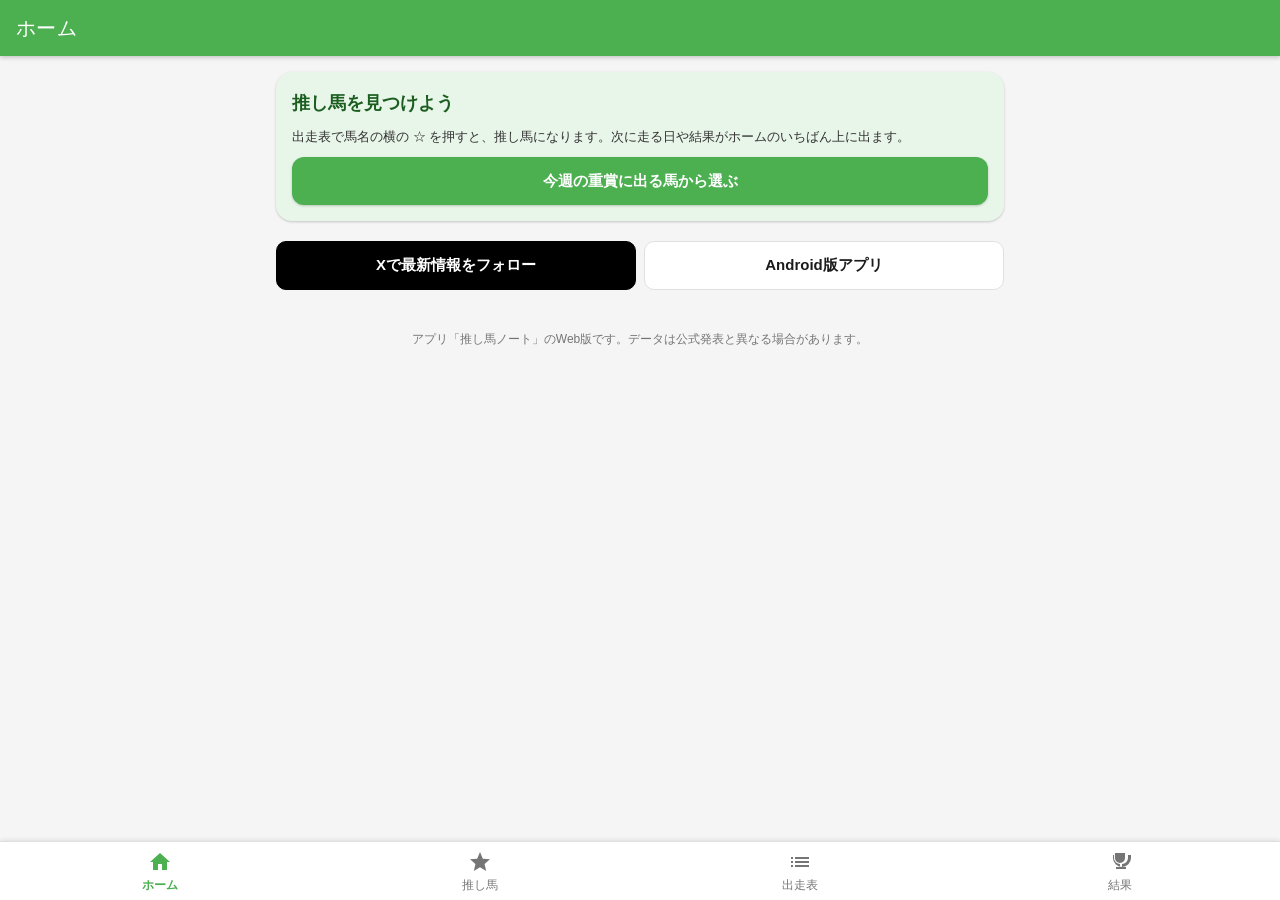
<file: docs/index.html>
<!doctype html>
<html lang="ja">
<head>
<meta charset="utf-8">
<meta http-equiv="Content-Security-Policy" content="default-src 'self'; script-src 'self'; style-src 'self'; img-src 'self'; connect-src https://zpsuopyqfozguriwgtzy.supabase.co; base-uri 'none'; form-action 'none'; object-src 'none'">
<meta name="referrer" content="strict-origin-when-cross-origin">
<meta name="viewport" content="width=device-width, initial-scale=1, viewport-fit=cover">
<title>競馬 今週の出馬表・レース結果 | 推し馬ノート</title>
<meta name="description" content="今週の重賞と全レースの出馬表、オッズ、レース結果と払い戻しをスマホでサッと確認。">
<meta name="theme-color" content="#4CAF50">
<meta property="og:type" content="website">
<meta property="og:title" content="競馬 今週の出馬表・レース結果 | 推し馬ノート">
<meta property="og:description" content="今週の重賞と全レースの出馬表、オッズ、レース結果と払い戻しをスマホでサッと確認。">
<meta property="og:image" content="https://tktktakatsuka.github.io/kakoRaceKekkaSp/assets/og.png">
<meta name="twitter:card" content="summary_large_image">
<meta name="twitter:site" content="@tk241277687">
<meta name="apple-mobile-web-app-capable" content="yes">
<meta name="apple-mobile-web-app-title" content="推し馬ノート">
<link rel="apple-touch-icon" href="assets/icon-180.png?v=14">
<link rel="icon" href="assets/favicon.png?v=14">
<link rel="manifest" href="manifest.webmanifest">
<link rel="preconnect" href="https://zpsuopyqfozguriwgtzy.supabase.co" crossorigin>
<link rel="stylesheet" href="assets/style.css?v=14">
<script src="assets/theme.js?v=14"></script>
</head>
<body>
<header class="top">
  <span class="ttl">ホーム</span>
</header>
<main id="app" data-page="home"><p class="notice">読み込み中…</p></main>
<nav class="tabbar" aria-label="メニュー">
  <a href="./" class="on" aria-current="page"><svg class="ic" viewBox="0 0 24 24" aria-hidden="true"><path d="M10,20v-6h4v6h5v-8h3L12,3 2,12h3v8z"/></svg>ホーム</a>
  <a href="fav.html"><svg class="ic" viewBox="0 0 24 24" aria-hidden="true"><path d="M12,17.27L18.18,21l-1.64,-7.03L22,9.24l-7.19,-0.61L12,2 9.19,8.63 2,9.24l5.46,4.73L5.82,21z"/></svg>推し馬</a>
  <a href="entries.html"><svg class="ic" viewBox="0 0 24 24" aria-hidden="true"><path d="M3,13h2v-2H3v2zM3,17h2v-2H3v2zM3,9h2V7H3v2zM7,13h14v-2H7v2zM7,17h14v-2H7v2zM7,7v2h14V7H7z"/></svg>出走表</a>
  <a href="results.html"><svg class="ic" viewBox="0 0 24 24" aria-hidden="true"><path d="M7,3h10v5a5,5 0 0,1 -5,5a5,5 0 0,1 -5,-5v-5z M3,5h3v3a6,6 0 0,0 6,6v3h-4v2h10v-2h-4v-3a6,6 0 0,0 6,-6v-3h3v3a9,9 0 0,1 -9,9a9,9 0 0,1 -9,-9v-3z"/></svg>結果</a>
</nav>
<footer>アプリ「推し馬ノート」のWeb版です。データは公式発表と異なる場合があります。</footer>
<script src="config.js?v=14"></script>
<script src="assets/app.js?v=14" defer></script>
</body>
</html>
</file>
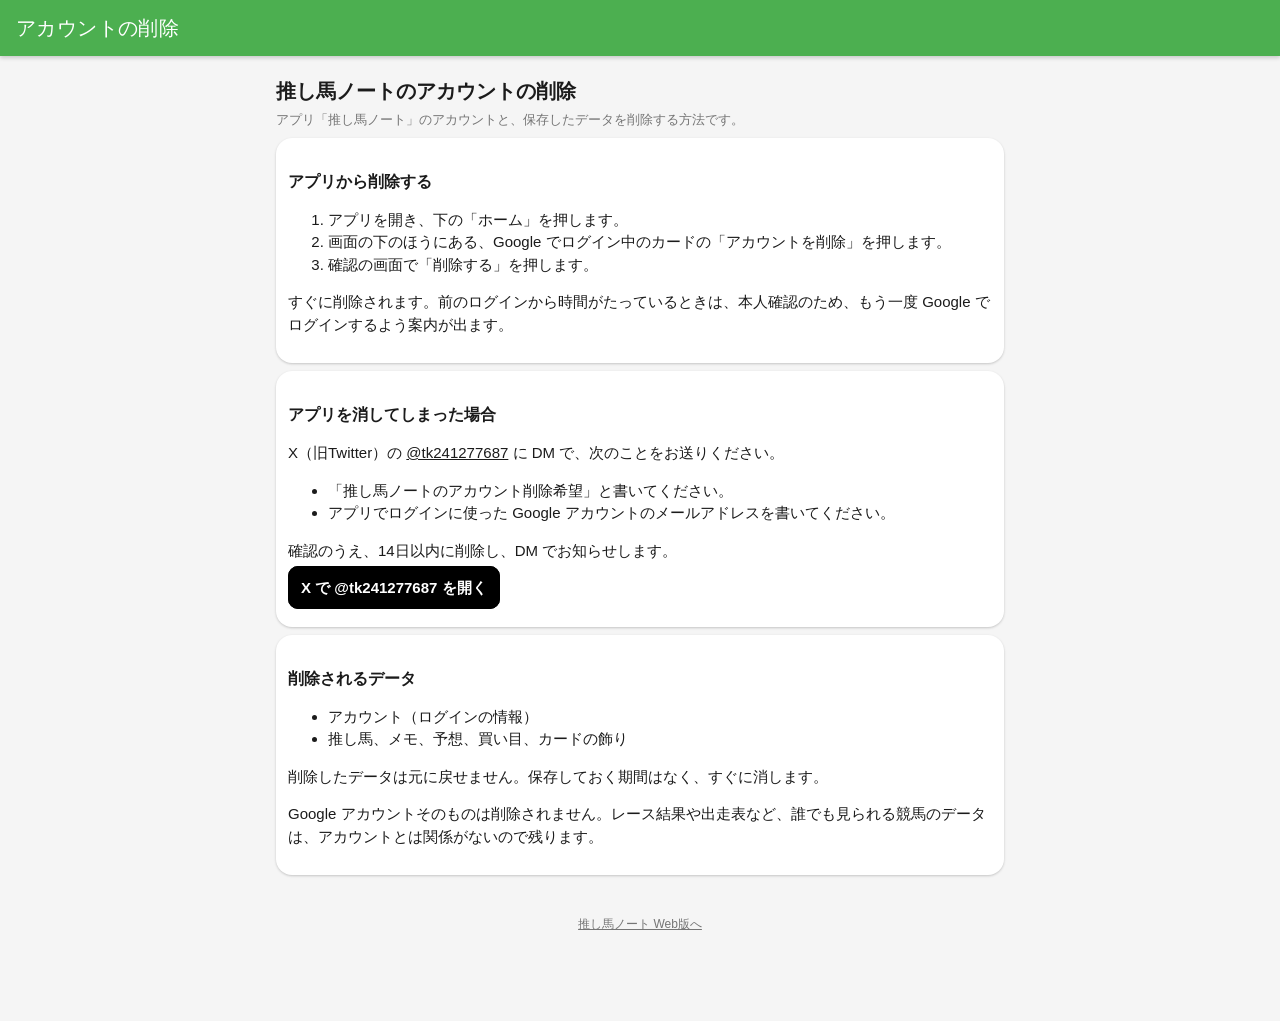
<file: docs/delete-account.html>
<!doctype html>
<html lang="ja">
<head>
<meta charset="utf-8">
<meta http-equiv="Content-Security-Policy" content="default-src 'self'; script-src 'self'; style-src 'self'; img-src 'self'; base-uri 'none'; form-action 'none'; object-src 'none'">
<meta name="referrer" content="strict-origin-when-cross-origin">
<meta name="viewport" content="width=device-width, initial-scale=1, viewport-fit=cover">
<title>アカウントの削除 | 推し馬ノート</title>
<meta name="description" content="アプリ「推し馬ノート」のアカウントと、保存したデータを削除する方法。">
<meta name="theme-color" content="#4CAF50">
<link rel="icon" href="assets/favicon.png?v=14">
<link rel="stylesheet" href="assets/style.css?v=14">
<script src="assets/theme.js?v=14"></script>
</head>
<body>
<header class="top">
  <span class="ttl">アカウントの削除</span>
</header>
<main>
<h1>推し馬ノートのアカウントの削除</h1>
<p class="sub">アプリ「推し馬ノート」のアカウントと、保存したデータを削除する方法です。</p>

<section class="card">
<h2>アプリから削除する</h2>
<ol>
  <li>アプリを開き、下の「ホーム」を押します。</li>
  <li>画面の下のほうにある、Google でログイン中のカードの「アカウントを削除」を押します。</li>
  <li>確認の画面で「削除する」を押します。</li>
</ol>
<p>すぐに削除されます。前のログインから時間がたっているときは、本人確認のため、もう一度 Google でログインするよう案内が出ます。</p>
</section>

<section class="card">
<h2>アプリを消してしまった場合</h2>
<p>X（旧Twitter）の <a href="https://x.com/tk241277687" target="_blank" rel="noopener">@tk241277687</a> に DM で、次のことをお送りください。</p>
<ul>
  <li>「推し馬ノートのアカウント削除希望」と書いてください。</li>
  <li>アプリでログインに使った Google アカウントのメールアドレスを書いてください。</li>
</ul>
<p>確認のうえ、14日以内に削除し、DM でお知らせします。</p>
<p><a class="btn x" href="https://x.com/tk241277687" target="_blank" rel="noopener">X で @tk241277687 を開く</a></p>
</section>

<section class="card">
<h2>削除されるデータ</h2>
<ul>
  <li>アカウント（ログインの情報）</li>
  <li>推し馬、メモ、予想、買い目、カードの飾り</li>
</ul>
<p>削除したデータは元に戻せません。保存しておく期間はなく、すぐに消します。</p>
<p>Google アカウントそのものは削除されません。レース結果や出走表など、誰でも見られる競馬のデータは、アカウントとは関係がないので残ります。</p>
</section>
</main>
<footer><a href="./">推し馬ノート Web版へ</a></footer>
</body>
</html>
</file>
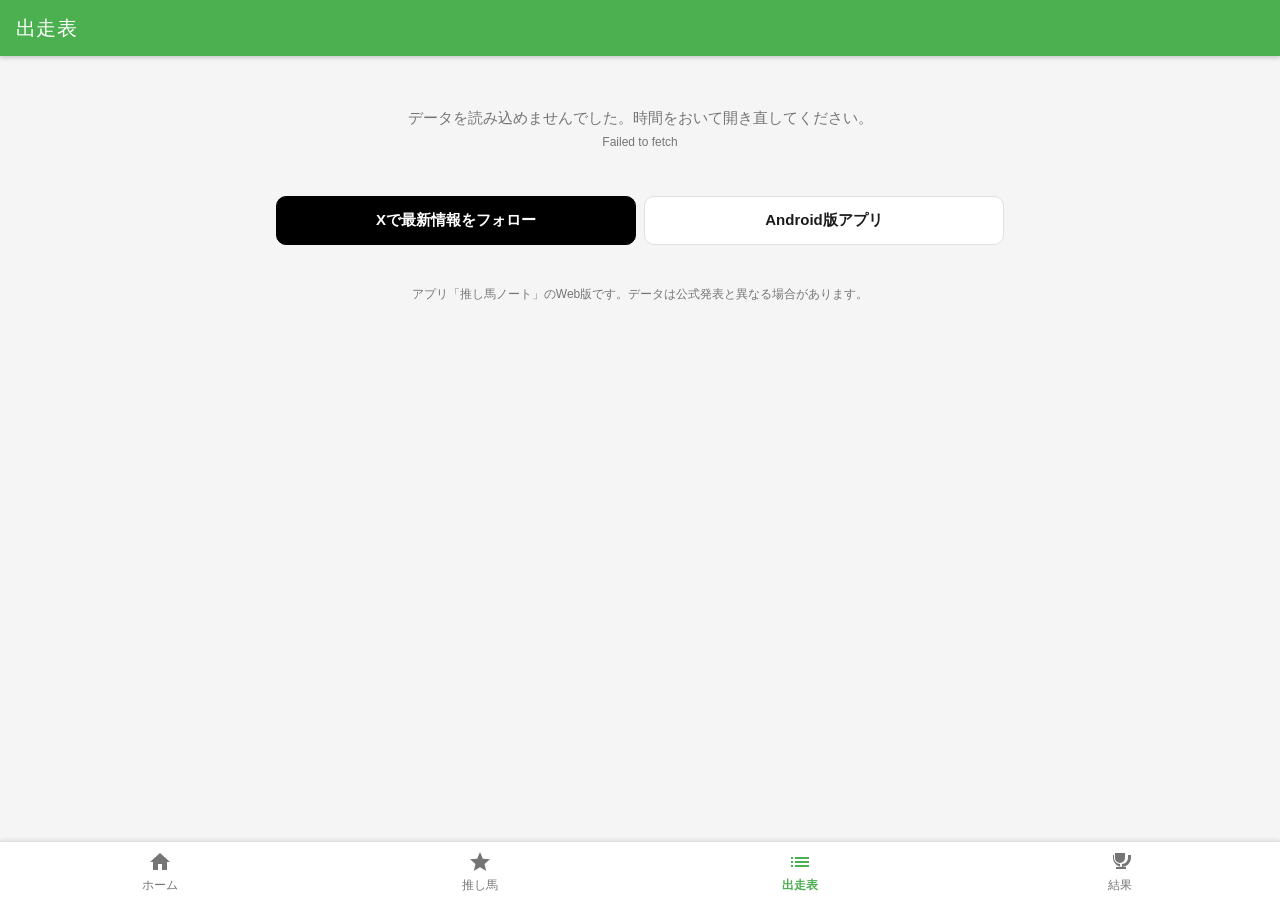
<file: docs/entries.html>
<!doctype html>
<html lang="ja">
<head>
<meta charset="utf-8">
<meta http-equiv="Content-Security-Policy" content="default-src 'self'; script-src 'self'; style-src 'self'; img-src 'self'; connect-src https://zpsuopyqfozguriwgtzy.supabase.co; base-uri 'none'; form-action 'none'; object-src 'none'">
<meta name="referrer" content="strict-origin-when-cross-origin">
<meta name="viewport" content="width=device-width, initial-scale=1, viewport-fit=cover">
<title>今週の出走表 | 推し馬ノート</title>
<meta name="description" content="今週の重賞と全レースの出走表。オッズと各馬の前走もスマホでサッと確認。">
<meta name="theme-color" content="#4CAF50">
<meta property="og:type" content="website">
<meta property="og:title" content="今週の出走表 | 推し馬ノート">
<meta property="og:description" content="今週の重賞と全レースの出走表。オッズと各馬の前走もスマホでサッと確認。">
<meta property="og:image" content="https://tktktakatsuka.github.io/kakoRaceKekkaSp/assets/og.png">
<meta name="twitter:card" content="summary_large_image">
<meta name="twitter:site" content="@tk241277687">
<meta name="apple-mobile-web-app-capable" content="yes">
<meta name="apple-mobile-web-app-title" content="推し馬ノート">
<link rel="apple-touch-icon" href="assets/icon-180.png?v=14">
<link rel="icon" href="assets/favicon.png?v=14">
<link rel="manifest" href="manifest.webmanifest">
<link rel="preconnect" href="https://zpsuopyqfozguriwgtzy.supabase.co" crossorigin>
<link rel="stylesheet" href="assets/style.css?v=14">
<script src="assets/theme.js?v=14"></script>
</head>
<body>
<header class="top">
  <span class="ttl">出走表</span>
</header>
<main id="app" data-page="entries"><p class="notice">読み込み中…</p></main>
<nav class="tabbar" aria-label="メニュー">
  <a href="./"><svg class="ic" viewBox="0 0 24 24" aria-hidden="true"><path d="M10,20v-6h4v6h5v-8h3L12,3 2,12h3v8z"/></svg>ホーム</a>
  <a href="fav.html"><svg class="ic" viewBox="0 0 24 24" aria-hidden="true"><path d="M12,17.27L18.18,21l-1.64,-7.03L22,9.24l-7.19,-0.61L12,2 9.19,8.63 2,9.24l5.46,4.73L5.82,21z"/></svg>推し馬</a>
  <a href="entries.html" class="on" aria-current="page"><svg class="ic" viewBox="0 0 24 24" aria-hidden="true"><path d="M3,13h2v-2H3v2zM3,17h2v-2H3v2zM3,9h2V7H3v2zM7,13h14v-2H7v2zM7,17h14v-2H7v2zM7,7v2h14V7H7z"/></svg>出走表</a>
  <a href="results.html"><svg class="ic" viewBox="0 0 24 24" aria-hidden="true"><path d="M7,3h10v5a5,5 0 0,1 -5,5a5,5 0 0,1 -5,-5v-5z M3,5h3v3a6,6 0 0,0 6,6v3h-4v2h10v-2h-4v-3a6,6 0 0,0 6,-6v-3h3v3a9,9 0 0,1 -9,9a9,9 0 0,1 -9,-9v-3z"/></svg>結果</a>
</nav>
<footer>アプリ「推し馬ノート」のWeb版です。データは公式発表と異なる場合があります。</footer>
<script src="config.js?v=14"></script>
<script src="assets/app.js?v=14" defer></script>
</body>
</html>
</file>
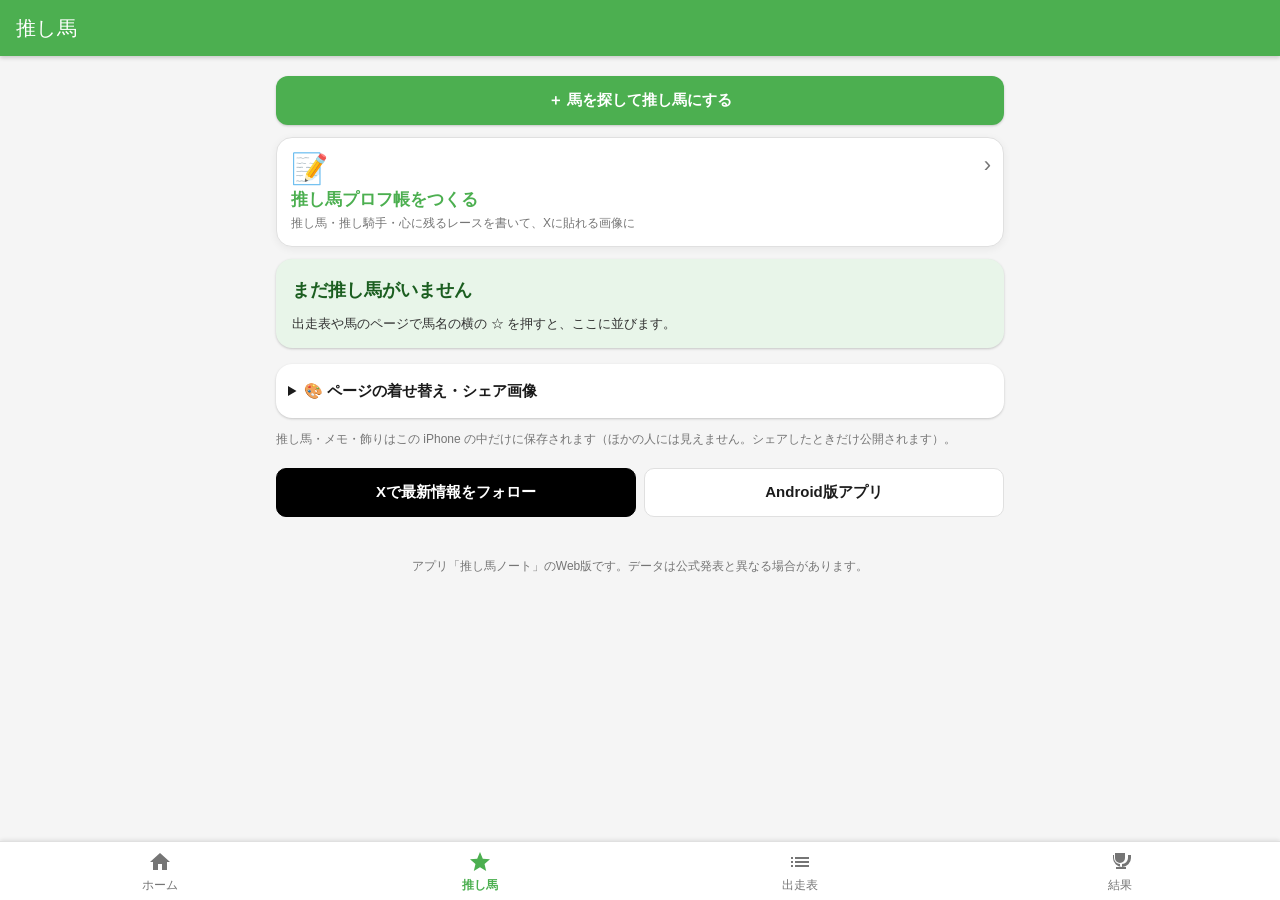
<file: docs/fav.html>
<!doctype html>
<html lang="ja">
<head>
<meta charset="utf-8">
<meta http-equiv="Content-Security-Policy" content="default-src 'self'; script-src 'self'; style-src 'self'; img-src 'self'; connect-src https://zpsuopyqfozguriwgtzy.supabase.co; base-uri 'none'; form-action 'none'; object-src 'none'">
<meta name="referrer" content="strict-origin-when-cross-origin">
<meta name="viewport" content="width=device-width, initial-scale=1, viewport-fit=cover">
<title>推し馬ページ | 推し馬ノート</title>
<meta name="description" content="推し馬の出走予定とメモをまとめて、Xなどでシェアできるページ。">
<meta name="theme-color" content="#4CAF50">
<meta property="og:type" content="website">
<meta property="og:title" content="推し馬ページ | 推し馬ノート">
<meta property="og:description" content="推し馬の出走予定とメモをまとめて、Xなどでシェアできるページ。">
<meta property="og:image" content="https://tktktakatsuka.github.io/kakoRaceKekkaSp/assets/og.png">
<meta name="twitter:card" content="summary_large_image">
<meta name="twitter:site" content="@tk241277687">
<meta name="apple-mobile-web-app-capable" content="yes">
<meta name="apple-mobile-web-app-title" content="推し馬ノート">
<link rel="apple-touch-icon" href="assets/icon-180.png?v=14">
<link rel="icon" href="assets/favicon.png?v=14">
<link rel="manifest" href="manifest.webmanifest">
<link rel="preconnect" href="https://zpsuopyqfozguriwgtzy.supabase.co" crossorigin>
<link rel="stylesheet" href="assets/style.css?v=14">
<script src="assets/theme.js?v=14"></script>
</head>
<body>
<header class="top">
  <span class="ttl">推し馬</span>
</header>
<main id="app" data-page="fav"><p class="notice">読み込み中…</p></main>
<nav class="tabbar" aria-label="メニュー">
  <a href="./"><svg class="ic" viewBox="0 0 24 24" aria-hidden="true"><path d="M10,20v-6h4v6h5v-8h3L12,3 2,12h3v8z"/></svg>ホーム</a>
  <a href="fav.html" class="on" aria-current="page"><svg class="ic" viewBox="0 0 24 24" aria-hidden="true"><path d="M12,17.27L18.18,21l-1.64,-7.03L22,9.24l-7.19,-0.61L12,2 9.19,8.63 2,9.24l5.46,4.73L5.82,21z"/></svg>推し馬</a>
  <a href="entries.html"><svg class="ic" viewBox="0 0 24 24" aria-hidden="true"><path d="M3,13h2v-2H3v2zM3,17h2v-2H3v2zM3,9h2V7H3v2zM7,13h14v-2H7v2zM7,17h14v-2H7v2zM7,7v2h14V7H7z"/></svg>出走表</a>
  <a href="results.html"><svg class="ic" viewBox="0 0 24 24" aria-hidden="true"><path d="M7,3h10v5a5,5 0 0,1 -5,5a5,5 0 0,1 -5,-5v-5z M3,5h3v3a6,6 0 0,0 6,6v3h-4v2h10v-2h-4v-3a6,6 0 0,0 6,-6v-3h3v3a9,9 0 0,1 -9,9a9,9 0 0,1 -9,-9v-3z"/></svg>結果</a>
</nav>
<footer>アプリ「推し馬ノート」のWeb版です。データは公式発表と異なる場合があります。</footer>
<script src="config.js?v=14"></script>
<script src="assets/app.js?v=14" defer></script>
</body>
</html>
</file>
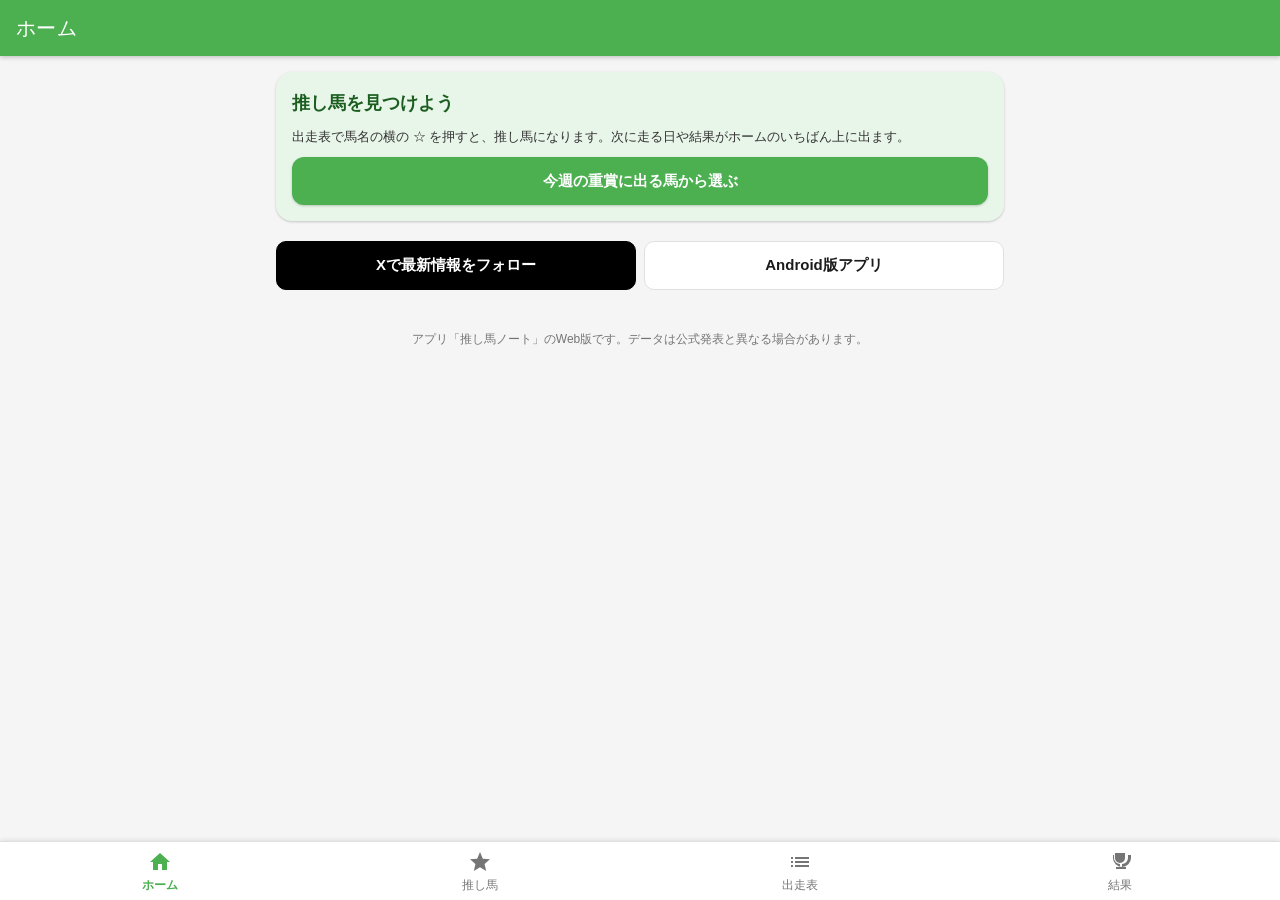
<file: docs/horse.html>
<!doctype html>
<html lang="ja">
<head>
<meta charset="utf-8">
<meta http-equiv="Content-Security-Policy" content="default-src 'self'; script-src 'self'; style-src 'self'; img-src 'self'; connect-src https://zpsuopyqfozguriwgtzy.supabase.co; base-uri 'none'; form-action 'none'; object-src 'none'">
<meta name="referrer" content="strict-origin-when-cross-origin">
<meta name="viewport" content="width=device-width, initial-scale=1, viewport-fit=cover">
<title>競走馬の過去レース結果 | 推し馬ノート</title>
<meta name="description" content="競走馬ごとの過去のレース結果と成績。">
<meta name="theme-color" content="#4CAF50">
<meta property="og:type" content="website">
<meta property="og:title" content="レース結果 | 推し馬ノート">
<meta property="og:description" content="競走馬ごとの過去のレース結果と成績。">
<meta property="og:image" content="https://tktktakatsuka.github.io/kakoRaceKekkaSp/assets/og.png">
<meta name="twitter:card" content="summary_large_image">
<meta name="twitter:site" content="@tk241277687">
<meta name="apple-mobile-web-app-capable" content="yes">
<meta name="apple-mobile-web-app-title" content="推し馬ノート">
<link rel="apple-touch-icon" href="assets/icon-180.png?v=14">
<link rel="icon" href="assets/favicon.png?v=14">
<link rel="manifest" href="manifest.webmanifest">
<link rel="preconnect" href="https://zpsuopyqfozguriwgtzy.supabase.co" crossorigin>
<link rel="stylesheet" href="assets/style.css?v=14">
<script src="assets/theme.js?v=14"></script>
</head>
<body>
<header class="top">
  <a class="back" href="./" aria-label="戻る"><svg viewBox="0 0 24 24" aria-hidden="true"><path d="M20,11H7.83l5.59,-5.59L12,4l-8,8 8,8 1.41,-1.41L7.83,13H20v-2z"/></svg></a>
  <span class="ttl">馬カルテ</span>
</header>
<main id="app" data-page="horse"><p class="notice">読み込み中…</p></main>
<nav class="tabbar" aria-label="メニュー">
  <a href="./"><svg class="ic" viewBox="0 0 24 24" aria-hidden="true"><path d="M10,20v-6h4v6h5v-8h3L12,3 2,12h3v8z"/></svg>ホーム</a>
  <a href="fav.html" class="on" aria-current="page"><svg class="ic" viewBox="0 0 24 24" aria-hidden="true"><path d="M12,17.27L18.18,21l-1.64,-7.03L22,9.24l-7.19,-0.61L12,2 9.19,8.63 2,9.24l5.46,4.73L5.82,21z"/></svg>推し馬</a>
  <a href="entries.html"><svg class="ic" viewBox="0 0 24 24" aria-hidden="true"><path d="M3,13h2v-2H3v2zM3,17h2v-2H3v2zM3,9h2V7H3v2zM7,13h14v-2H7v2zM7,17h14v-2H7v2zM7,7v2h14V7H7z"/></svg>出走表</a>
  <a href="results.html"><svg class="ic" viewBox="0 0 24 24" aria-hidden="true"><path d="M7,3h10v5a5,5 0 0,1 -5,5a5,5 0 0,1 -5,-5v-5z M3,5h3v3a6,6 0 0,0 6,6v3h-4v2h10v-2h-4v-3a6,6 0 0,0 6,-6v-3h3v3a9,9 0 0,1 -9,9a9,9 0 0,1 -9,-9v-3z"/></svg>結果</a>
</nav>
<footer>アプリ「推し馬ノート」のWeb版です。データは公式発表と異なる場合があります。</footer>
<script src="config.js?v=14"></script>
<script src="assets/app.js?v=14" defer></script>
</body>
</html>
</file>
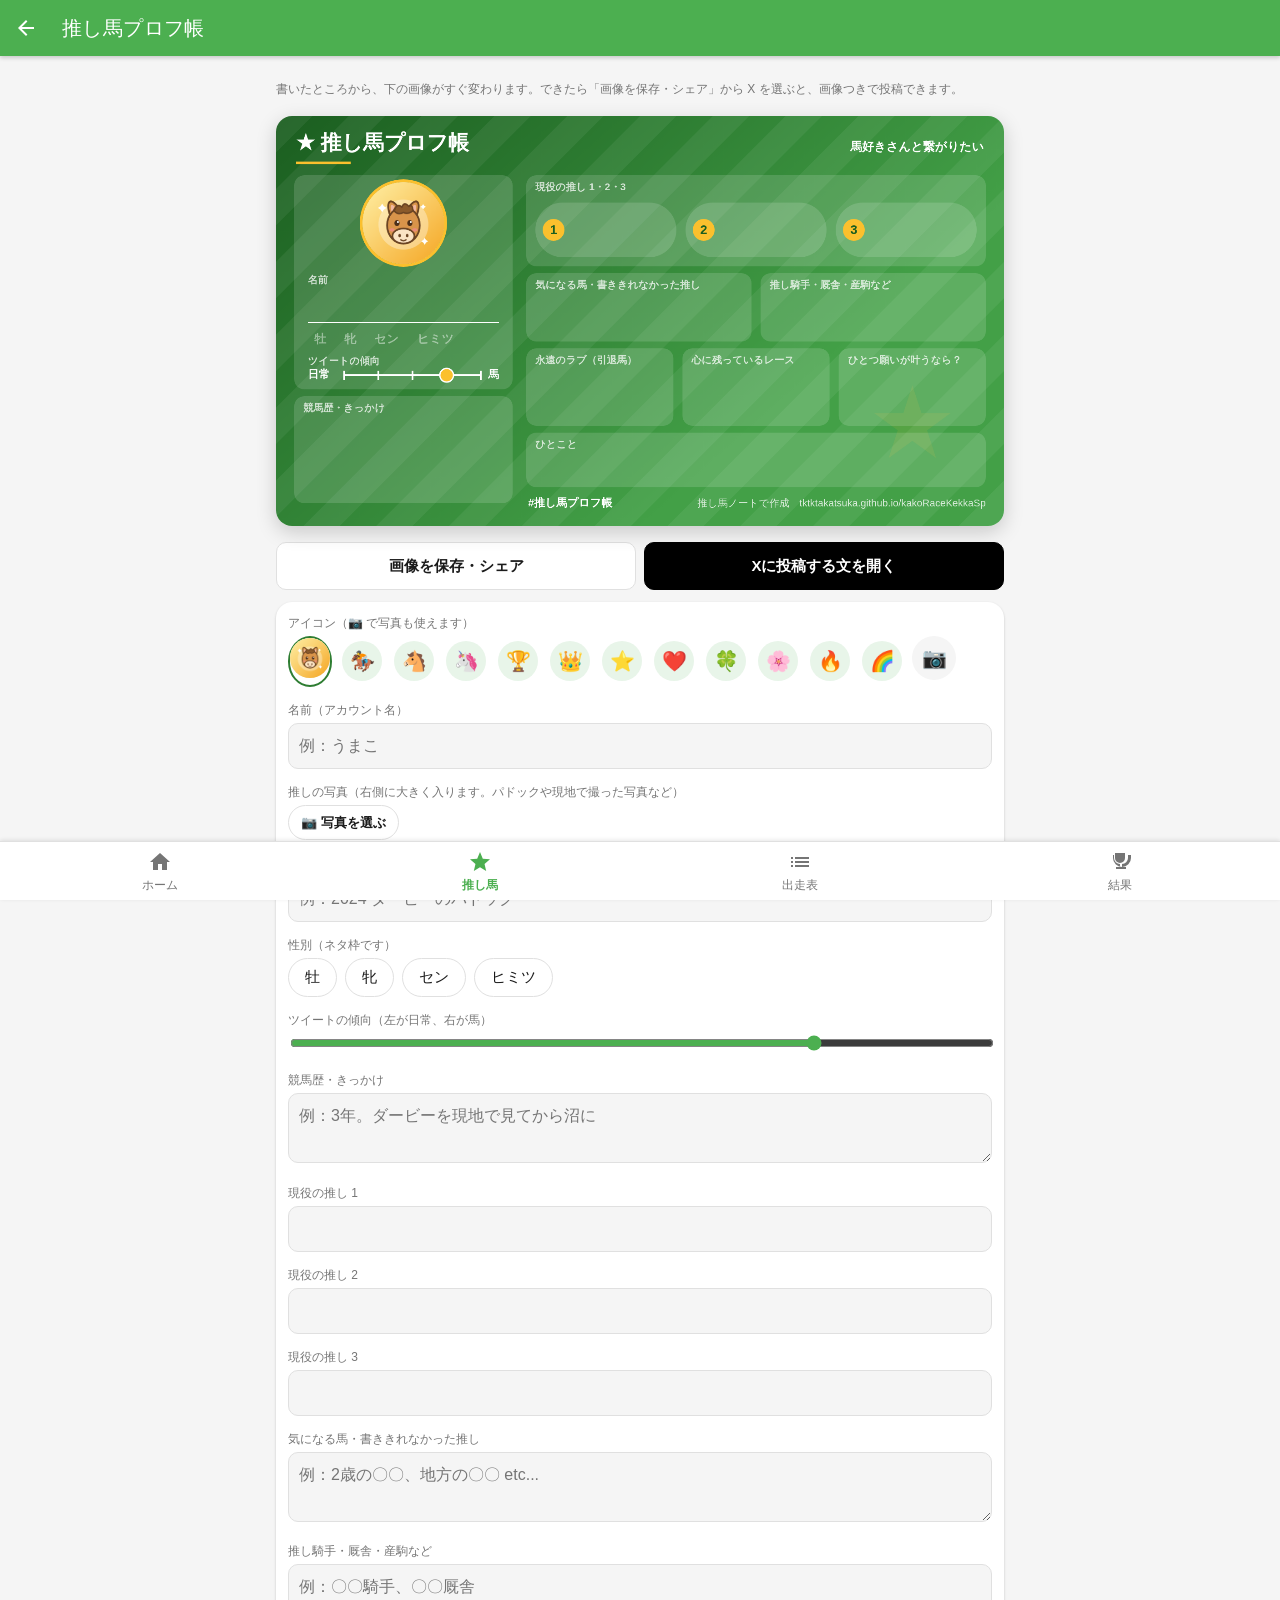
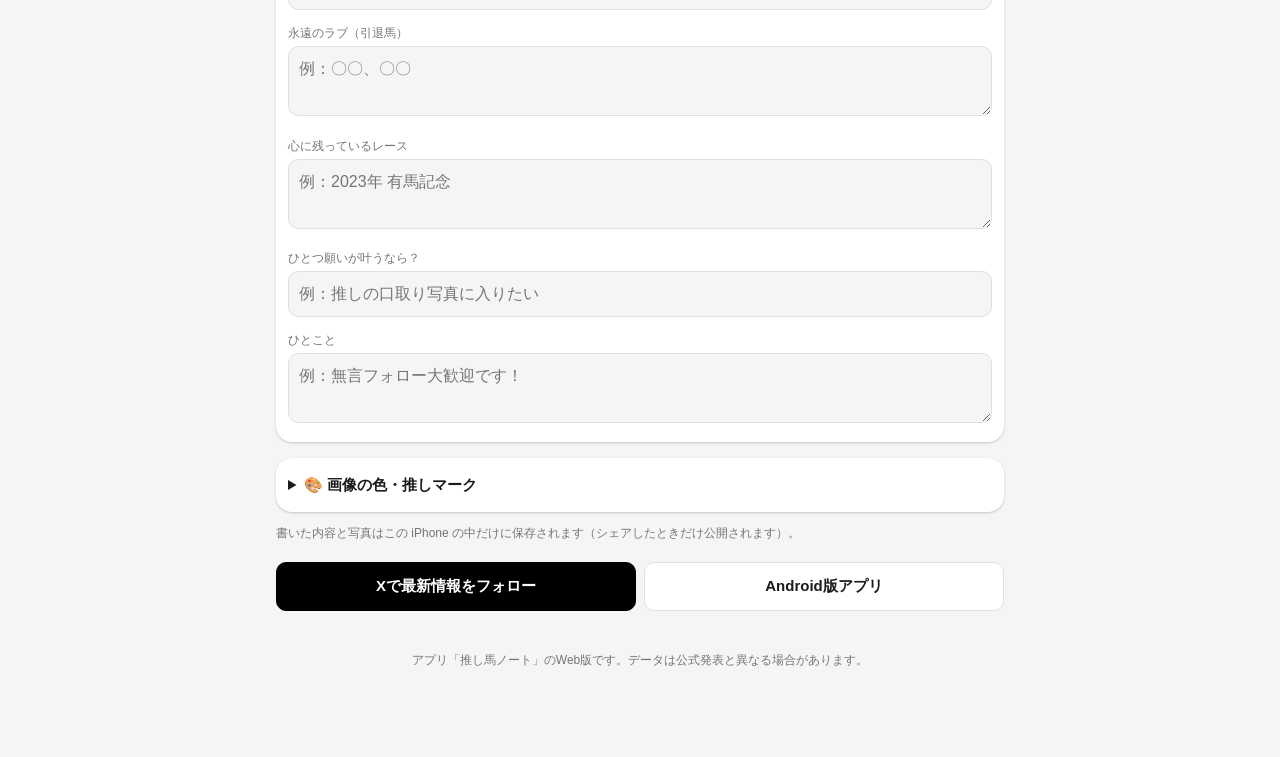
<file: docs/prof.html>
<!doctype html>
<html lang="ja">
<head>
<meta charset="utf-8">
<meta http-equiv="Content-Security-Policy" content="default-src 'self'; script-src 'self'; style-src 'self'; img-src 'self'; connect-src https://zpsuopyqfozguriwgtzy.supabase.co; base-uri 'none'; form-action 'none'; object-src 'none'">
<meta name="referrer" content="strict-origin-when-cross-origin">
<meta name="viewport" content="width=device-width, initial-scale=1, viewport-fit=cover">
<title>推し馬プロフ帳 | 推し馬ノート</title>
<meta name="description" content="推し馬・推し騎手・心に残るレースを書きこんで、Xに貼れる「馬好きプロフ帳」の画像を作るページ。">
<meta name="theme-color" content="#4CAF50">
<meta property="og:type" content="website">
<meta property="og:title" content="推し馬プロフ帳 | 推し馬ノート">
<meta property="og:description" content="推し馬・推し騎手・心に残るレースを書きこんで、Xに貼れる「馬好きプロフ帳」の画像を作るページ。">
<meta property="og:image" content="https://tktktakatsuka.github.io/kakoRaceKekkaSp/assets/og.png">
<meta name="twitter:card" content="summary_large_image">
<meta name="twitter:site" content="@tk241277687">
<meta name="apple-mobile-web-app-capable" content="yes">
<meta name="apple-mobile-web-app-title" content="推し馬ノート">
<link rel="apple-touch-icon" href="assets/icon-180.png?v=14">
<link rel="icon" href="assets/favicon.png?v=14">
<link rel="manifest" href="manifest.webmanifest">
<link rel="preconnect" href="https://zpsuopyqfozguriwgtzy.supabase.co" crossorigin>
<link rel="stylesheet" href="assets/style.css?v=14">
<script src="assets/theme.js?v=14"></script>
</head>
<body>
<header class="top">
  <a class="back" href="fav.html" aria-label="戻る"><svg viewBox="0 0 24 24" aria-hidden="true"><path d="M20,11H7.83l5.59,-5.59L12,4l-8,8 8,8 1.41,-1.41L7.83,13H20v-2z"/></svg></a><span class="ttl">推し馬プロフ帳</span>
</header>
<main id="app" data-page="prof"><p class="notice">読み込み中…</p></main>
<nav class="tabbar" aria-label="メニュー">
  <a href="./"><svg class="ic" viewBox="0 0 24 24" aria-hidden="true"><path d="M10,20v-6h4v6h5v-8h3L12,3 2,12h3v8z"/></svg>ホーム</a>
  <a href="fav.html" class="on" aria-current="page"><svg class="ic" viewBox="0 0 24 24" aria-hidden="true"><path d="M12,17.27L18.18,21l-1.64,-7.03L22,9.24l-7.19,-0.61L12,2 9.19,8.63 2,9.24l5.46,4.73L5.82,21z"/></svg>推し馬</a>
  <a href="entries.html"><svg class="ic" viewBox="0 0 24 24" aria-hidden="true"><path d="M3,13h2v-2H3v2zM3,17h2v-2H3v2zM3,9h2V7H3v2zM7,13h14v-2H7v2zM7,17h14v-2H7v2zM7,7v2h14V7H7z"/></svg>出走表</a>
  <a href="results.html"><svg class="ic" viewBox="0 0 24 24" aria-hidden="true"><path d="M7,3h10v5a5,5 0 0,1 -5,5a5,5 0 0,1 -5,-5v-5z M3,5h3v3a6,6 0 0,0 6,6v3h-4v2h10v-2h-4v-3a6,6 0 0,0 6,-6v-3h3v3a9,9 0 0,1 -9,9a9,9 0 0,1 -9,-9v-3z"/></svg>結果</a>
</nav>
<footer>アプリ「推し馬ノート」のWeb版です。データは公式発表と異なる場合があります。</footer>
<script src="config.js?v=14"></script>
<script src="assets/app.js?v=14" defer></script>
</body>
</html>
</file>
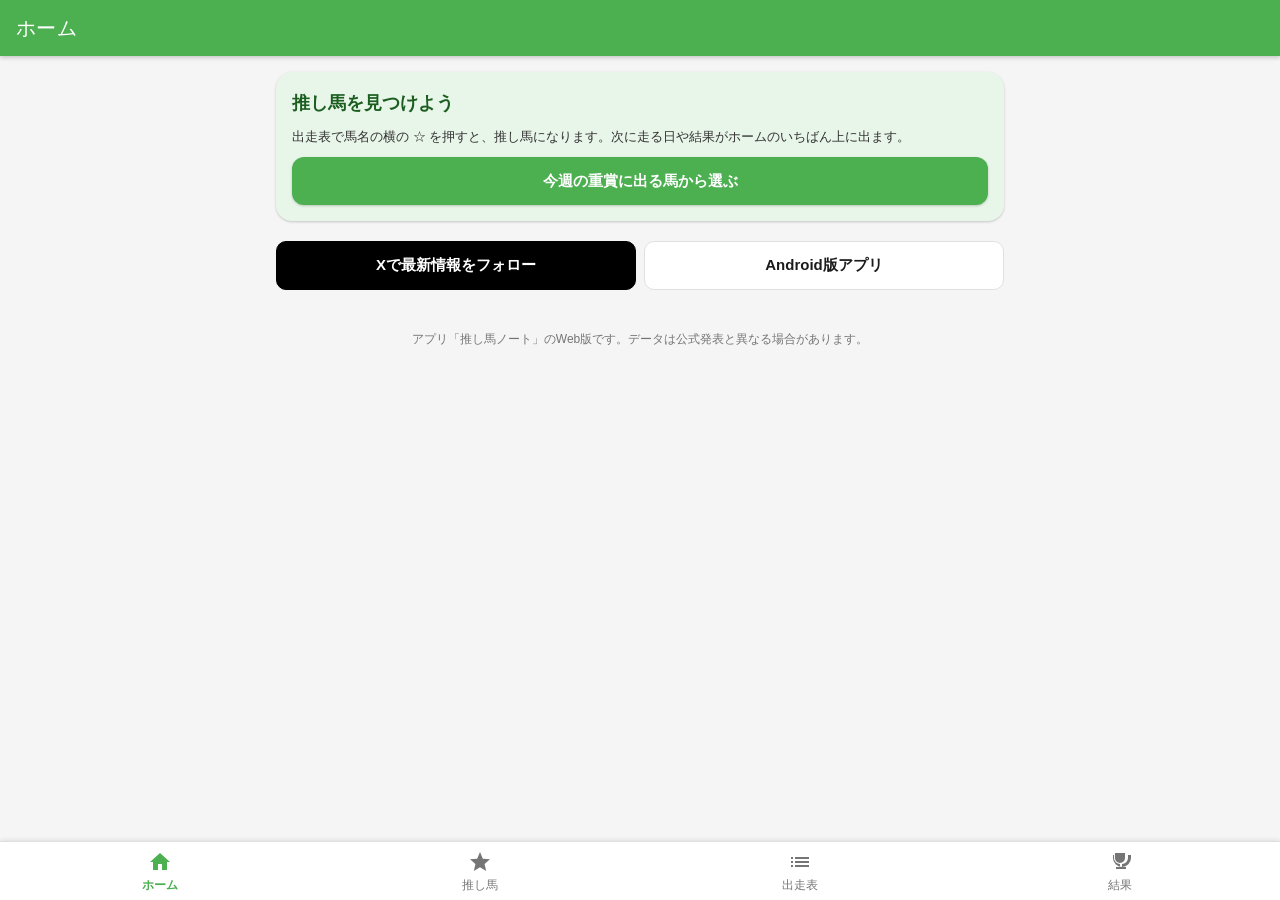
<file: docs/race.html>
<!doctype html>
<html lang="ja">
<head>
<meta charset="utf-8">
<meta http-equiv="Content-Security-Policy" content="default-src 'self'; script-src 'self'; style-src 'self'; img-src 'self'; connect-src https://zpsuopyqfozguriwgtzy.supabase.co; base-uri 'none'; form-action 'none'; object-src 'none'">
<meta name="referrer" content="strict-origin-when-cross-origin">
<meta name="viewport" content="width=device-width, initial-scale=1, viewport-fit=cover">
<title>出馬表・結果 | 推し馬ノート</title>
<meta name="description" content="出馬表（オッズ・前走つき）とレース結果・払い戻し。">
<meta name="theme-color" content="#4CAF50">
<meta property="og:type" content="website">
<meta property="og:title" content="出馬表・結果 | 推し馬ノート">
<meta property="og:description" content="出馬表（オッズ・前走つき）とレース結果・払い戻し。">
<meta property="og:image" content="https://tktktakatsuka.github.io/kakoRaceKekkaSp/assets/og.png">
<meta name="twitter:card" content="summary_large_image">
<meta name="twitter:site" content="@tk241277687">
<meta name="apple-mobile-web-app-capable" content="yes">
<meta name="apple-mobile-web-app-title" content="推し馬ノート">
<link rel="apple-touch-icon" href="assets/icon-180.png?v=14">
<link rel="icon" href="assets/favicon.png?v=14">
<link rel="manifest" href="manifest.webmanifest">
<link rel="preconnect" href="https://zpsuopyqfozguriwgtzy.supabase.co" crossorigin>
<link rel="stylesheet" href="assets/style.css?v=14">
<script src="assets/theme.js?v=14"></script>
</head>
<body>
<header class="top">
  <a class="back" href="./" aria-label="戻る"><svg viewBox="0 0 24 24" aria-hidden="true"><path d="M20,11H7.83l5.59,-5.59L12,4l-8,8 8,8 1.41,-1.41L7.83,13H20v-2z"/></svg></a>
  <span class="ttl">レース</span>
</header>
<main id="app" data-page="race"><p class="notice">読み込み中…</p></main>
<nav class="tabbar" aria-label="メニュー">
  <a href="./"><svg class="ic" viewBox="0 0 24 24" aria-hidden="true"><path d="M10,20v-6h4v6h5v-8h3L12,3 2,12h3v8z"/></svg>ホーム</a>
  <a href="fav.html"><svg class="ic" viewBox="0 0 24 24" aria-hidden="true"><path d="M12,17.27L18.18,21l-1.64,-7.03L22,9.24l-7.19,-0.61L12,2 9.19,8.63 2,9.24l5.46,4.73L5.82,21z"/></svg>推し馬</a>
  <a href="entries.html" class="on" aria-current="page"><svg class="ic" viewBox="0 0 24 24" aria-hidden="true"><path d="M3,13h2v-2H3v2zM3,17h2v-2H3v2zM3,9h2V7H3v2zM7,13h14v-2H7v2zM7,17h14v-2H7v2zM7,7v2h14V7H7z"/></svg>出走表</a>
  <a href="results.html"><svg class="ic" viewBox="0 0 24 24" aria-hidden="true"><path d="M7,3h10v5a5,5 0 0,1 -5,5a5,5 0 0,1 -5,-5v-5z M3,5h3v3a6,6 0 0,0 6,6v3h-4v2h10v-2h-4v-3a6,6 0 0,0 6,-6v-3h3v3a9,9 0 0,1 -9,9a9,9 0 0,1 -9,-9v-3z"/></svg>結果</a>
</nav>
<footer>アプリ「推し馬ノート」のWeb版です。データは公式発表と異なる場合があります。</footer>
<script src="config.js?v=14"></script>
<script src="assets/app.js?v=14" defer></script>
</body>
</html>
</file>
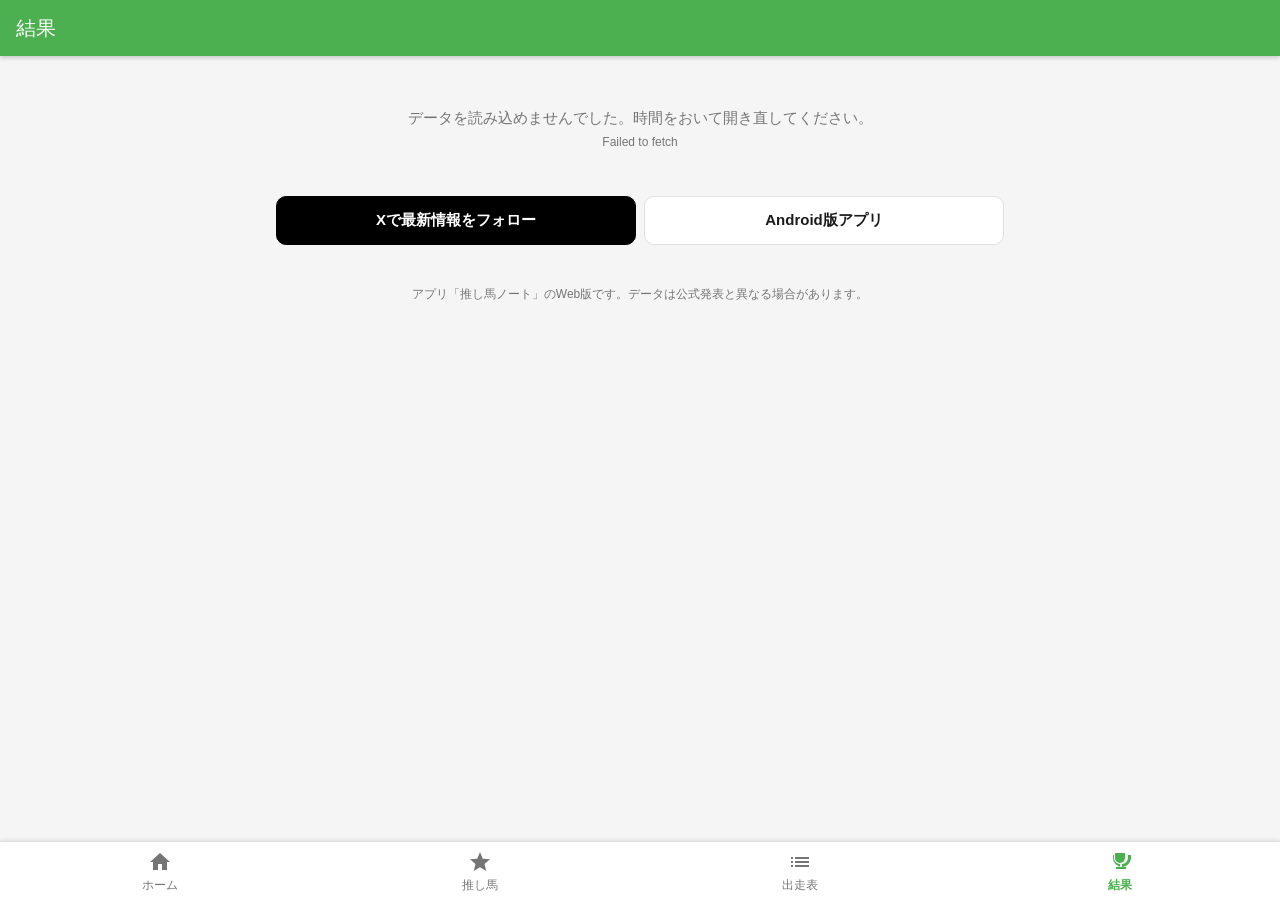
<file: docs/results.html>
<!doctype html>
<html lang="ja">
<head>
<meta charset="utf-8">
<meta http-equiv="Content-Security-Policy" content="default-src 'self'; script-src 'self'; style-src 'self'; img-src 'self'; connect-src https://zpsuopyqfozguriwgtzy.supabase.co; base-uri 'none'; form-action 'none'; object-src 'none'">
<meta name="referrer" content="strict-origin-when-cross-origin">
<meta name="viewport" content="width=device-width, initial-scale=1, viewport-fit=cover">
<title>レース結果 | 推し馬ノート</title>
<meta name="description" content="開催日・競馬場ごとの全レースの結果。">
<meta name="theme-color" content="#4CAF50">
<meta property="og:type" content="website">
<meta property="og:title" content="レース結果 | 推し馬ノート">
<meta property="og:description" content="開催日・競馬場ごとの全レースの結果。">
<meta property="og:image" content="https://tktktakatsuka.github.io/kakoRaceKekkaSp/assets/og.png">
<meta name="twitter:card" content="summary_large_image">
<meta name="twitter:site" content="@tk241277687">
<meta name="apple-mobile-web-app-capable" content="yes">
<meta name="apple-mobile-web-app-title" content="推し馬ノート">
<link rel="apple-touch-icon" href="assets/icon-180.png?v=14">
<link rel="icon" href="assets/favicon.png?v=14">
<link rel="manifest" href="manifest.webmanifest">
<link rel="preconnect" href="https://zpsuopyqfozguriwgtzy.supabase.co" crossorigin>
<link rel="stylesheet" href="assets/style.css?v=14">
<script src="assets/theme.js?v=14"></script>
</head>
<body>
<header class="top">
  <span class="ttl">結果</span>
</header>
<main id="app" data-page="results"><p class="notice">読み込み中…</p></main>
<nav class="tabbar" aria-label="メニュー">
  <a href="./"><svg class="ic" viewBox="0 0 24 24" aria-hidden="true"><path d="M10,20v-6h4v6h5v-8h3L12,3 2,12h3v8z"/></svg>ホーム</a>
  <a href="fav.html"><svg class="ic" viewBox="0 0 24 24" aria-hidden="true"><path d="M12,17.27L18.18,21l-1.64,-7.03L22,9.24l-7.19,-0.61L12,2 9.19,8.63 2,9.24l5.46,4.73L5.82,21z"/></svg>推し馬</a>
  <a href="entries.html"><svg class="ic" viewBox="0 0 24 24" aria-hidden="true"><path d="M3,13h2v-2H3v2zM3,17h2v-2H3v2zM3,9h2V7H3v2zM7,13h14v-2H7v2zM7,17h14v-2H7v2zM7,7v2h14V7H7z"/></svg>出走表</a>
  <a href="results.html" class="on" aria-current="page"><svg class="ic" viewBox="0 0 24 24" aria-hidden="true"><path d="M7,3h10v5a5,5 0 0,1 -5,5a5,5 0 0,1 -5,-5v-5z M3,5h3v3a6,6 0 0,0 6,6v3h-4v2h10v-2h-4v-3a6,6 0 0,0 6,-6v-3h3v3a9,9 0 0,1 -9,9a9,9 0 0,1 -9,-9v-3z"/></svg>結果</a>
</nav>
<footer>アプリ「推し馬ノート」のWeb版です。データは公式発表と異なる場合があります。</footer>
<script src="config.js?v=14"></script>
<script src="assets/app.js?v=14" defer></script>
</body>
</html>
</file>
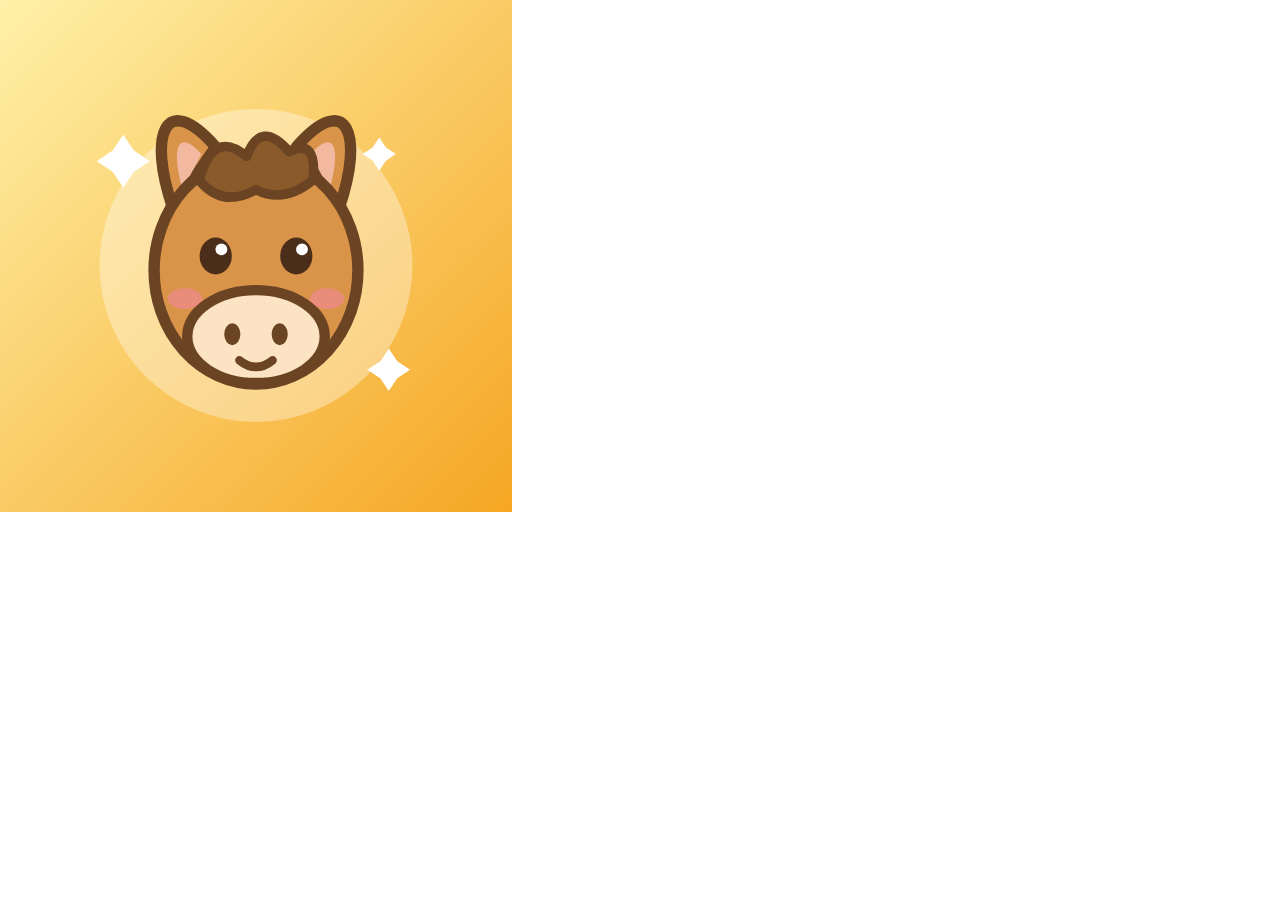
<file: store/icon/render.html>
<!doctype html><html><head><meta charset="utf-8"><style>html,body{margin:0;padding:0;width:512px;height:512px;overflow:hidden}img{width:512px;height:512px;display:block}</style></head><body><img src="icon.svg"></body></html>
</file>
<file: docs/assets/style.css>
:root {
  --bg: #f5f5f5;
  --card: #ffffff;
  --text: #1b1b1b;
  --muted: #757575;
  --line: #e0e0e0;
  --brand: #4caf50;
  --brand-ink: #ffffff;
  --accent: #fbc02d;
  --grade: #c62828;
  --win: #fff5d6;
}
@media (prefers-color-scheme: dark) {
  :root {
    --bg: #111513;
    --card: #1b211e;
    --text: #e6ebe7;
    --muted: #9aa59e;
    --line: #2c3530;
    --brand: #4caf50;
    --win: #3a3420;
  }
}
* { box-sizing: border-box; }
html { -webkit-text-size-adjust: 100%; }
body {
  margin: 0;
  background: var(--bg);
  color: var(--text);
  font: 15px/1.5 -apple-system, BlinkMacSystemFont, "Hiragino Sans", "Noto Sans JP", sans-serif;
  padding-bottom: env(safe-area-inset-bottom);
}
a { color: inherit; }

.top {
  position: sticky; top: 0; z-index: 10;
  background: var(--brand); color: var(--brand-ink);
  padding: calc(env(safe-area-inset-top) + 10px) 16px 10px;
  display: flex; align-items: center; gap: 10px;
}
.top img { width: 28px; height: 28px; border-radius: 6px; }
.top a.home { text-decoration: none; font-weight: 700; font-size: 16px; flex: 1; }
.top nav a { text-decoration: none; font-size: 14px; margin-left: 12px; opacity: .9; }
.top nav a.on { opacity: 1; font-weight: 700; border-bottom: 2px solid var(--accent); }

main { max-width: 760px; margin: 0 auto; padding: 12px 16px 24px; }
h1 { font-size: 20px; margin: 8px 0 4px; }
h2 { font-size: 16px; margin: 20px 0 8px; }
.sub { color: var(--muted); font-size: 13px; margin: 0 0 8px; }

.card {
  background: var(--card); border: 1px solid var(--line); border-radius: 12px;
  padding: 12px; margin: 8px 0;
}
.graded { display: block; text-decoration: none; border-left: 4px solid var(--grade); }
.graded .name { font-weight: 700; font-size: 17px; }
.graded .meta { color: var(--muted); font-size: 13px; }

.races { list-style: none; margin: 0; padding: 0; }
.races li a {
  display: flex; gap: 10px; align-items: baseline; text-decoration: none;
  padding: 10px 2px; border-top: 1px solid var(--line);
}
.races li:first-child a { border-top: 0; }
.races .no { font-weight: 700; min-width: 2.6em; color: var(--brand); }
.races .title { flex: 1; }
.races .info { color: var(--muted); font-size: 12px; white-space: nowrap; }

.tabs.spread { justify-content: space-between; }
.tabs { display: flex; gap: 6px; overflow-x: auto; margin: 8px 0; padding-bottom: 2px; }
.tabs a, .tabs button {
  flex: none; border: 1px solid var(--line); background: var(--card); color: var(--text);
  border-radius: 999px; padding: 6px 14px; font-size: 14px; text-decoration: none; font-family: inherit;
}
.tabs .on { background: var(--brand); color: var(--brand-ink); border-color: var(--brand); font-weight: 700; }

select {
  font: inherit; padding: 6px 10px; border-radius: 8px; border: 1px solid var(--line);
  background: var(--card); color: var(--text);
}

table { width: 100%; border-collapse: collapse; font-size: 14px; }
th { font-size: 12px; color: var(--muted); font-weight: 400; text-align: left; padding: 4px; border-bottom: 1px solid var(--line); }
td { padding: 8px 4px; border-bottom: 1px solid var(--line); vertical-align: top; }
td.num, th.num { text-align: right; white-space: nowrap; }
td.c, th.c { text-align: center; }
tr.top3 td { background: var(--win); }
tr.scratched td { color: var(--muted); text-decoration: line-through; }
.horse { font-weight: 700; }
.small { color: var(--muted); font-size: 12px; }
.waku {
  display: inline-block; min-width: 1.6em; text-align: center; border-radius: 4px;
  font-size: 12px; font-weight: 700; border: 1px solid #999;
}
.w1 { background: #fff; color: #000; } .w2 { background: #222; color: #fff; }
.w3 { background: #e53935; color: #fff; } .w4 { background: #1e88e5; color: #fff; }
.w5 { background: #fdd835; color: #000; } .w6 { background: #43a047; color: #fff; }
.w7 { background: #fb8c00; color: #fff; } .w8 { background: #f48fb1; color: #000; }

.pay td:first-child { white-space: nowrap; font-weight: 700; }

.cta { display: flex; gap: 8px; flex-wrap: wrap; margin: 20px 0 8px; }
.btn {
  flex: 1 1 180px; text-align: center; text-decoration: none; font-weight: 700;
  padding: 12px; border-radius: 10px; border: 1px solid var(--line); background: var(--card);
}
.btn.x { background: #000; color: #fff; border-color: #000; }
.notice { color: var(--muted); text-align: center; padding: 24px 0; }
footer { color: var(--muted); font-size: 12px; text-align: center; padding: 8px 16px 24px; }

/* ---------- リッチな見た目 ---------- */
:root { --g1: #b8860b; --g2: #c62828; --g3: #2e7d32; --gold: #f4c430; --silver: #b0b7bf; --bronze: #cd7f32; }

.grade {
  display: inline-block; font-size: 11px; font-weight: 700; line-height: 1;
  padding: 3px 6px; border-radius: 4px; color: #fff; vertical-align: 2px;
}
.grade.g1 { background: linear-gradient(135deg, #d4a017, #8b6508); }
.grade.g2 { background: var(--g2); }
.grade.g3 { background: var(--g3); }

.graded.g1 { border-left-color: var(--g1); background: linear-gradient(100deg, rgba(244, 196, 48, .18), var(--card) 60%); }
.graded.g2 { border-left-color: var(--g2); }
.graded.g3 { border-left-color: var(--g3); }

.hero {
  margin: 4px -16px 12px; padding: 18px 16px 14px; color: #fff;
  background: linear-gradient(135deg, #1b5e20, #2e7d32 60%, #43a047);
}
.hero h1 { margin: 4px 0; font-size: 22px; }
.hero .when { margin: 0; font-size: 13px; opacity: .9; }
.hero.g1 { background: linear-gradient(135deg, #3e2c00, #8b6508 55%, #d4a017); }
.hero.g2 { background: linear-gradient(135deg, #4a0d0d, #a31d1d 60%, #d84343); }
.hero.g3 { background: linear-gradient(135deg, #0d3b12, #2e7d32 60%, #5cab5f); }
.hero .grade { background: rgba(255, 255, 255, .25); }

a.horse { font-weight: 700; text-decoration: none; border-bottom: 1px dotted var(--muted); }

.pop {
  display: inline-block; min-width: 1.6em; text-align: center; border-radius: 999px;
  font-size: 11px; font-weight: 700; padding: 1px 4px; color: var(--muted); border: 1px solid var(--line);
}
.pop.p1 { background: var(--gold); color: #3a2a00; border-color: var(--gold); }
.pop.p2 { background: var(--silver); color: #1d2420; border-color: var(--silver); }
.pop.p3 { background: var(--bronze); color: #fff; border-color: var(--bronze); }
.bar { display: block; height: 4px; margin-top: 6px; background: var(--line); border-radius: 2px; overflow: hidden; min-width: 56px; }
.bar i { display: block; height: 100%; width: 0; background: var(--brand); border-radius: 2px; }

.rank {
  display: inline-flex; align-items: center; justify-content: center;
  width: 28px; height: 28px; border-radius: 50%; font-weight: 700; background: var(--line);
}
.rank.r1 { background: var(--gold); color: #3a2a00; }
.rank.r2 { background: var(--silver); color: #1d2420; }
.rank.r3 { background: var(--bronze); color: #fff; }

.stats { display: grid; grid-template-columns: repeat(3, 1fr); gap: 8px; margin: 8px 0; }
.stats div { background: var(--card); border: 1px solid var(--line); border-radius: 12px; padding: 10px; text-align: center; }
.stats b { display: block; font-size: 20px; }
.stats span { color: var(--muted); font-size: 12px; }

.runs { list-style: none; margin: 0; padding: 0; }
.runs li a { display: flex; gap: 10px; align-items: center; text-decoration: none; padding: 10px 2px; border-top: 1px solid var(--line); }
.runs li:first-child a { border-top: 0; }
.runs .title { flex: 1; }
.runs .info { color: var(--muted); font-size: 12px; white-space: nowrap; }
.rank.rx { font-size: 10px; font-weight: 400; }
th.c { white-space: nowrap; }

/* ---------- 推し馬と凡例 ---------- */
.fav {
  font: inherit; font-size: 16px; line-height: 1; background: none; border: 0; padding: 2px 4px;
  color: var(--muted); cursor: pointer; vertical-align: -1px;
}
.fav.on { color: #f5a623; }
span.fav { padding: 0; cursor: default; }
.fav.big {
  margin-top: 10px; font-size: 14px; font-weight: 700; padding: 8px 14px; border-radius: 999px;
  background: rgba(255, 255, 255, .2); color: #fff; border: 1px solid rgba(255, 255, 255, .5);
}
.fav.big.on { background: #fff; color: #b8860b; }
tr.fav-row td { box-shadow: inset 3px 0 0 #f5a623; }
tr.fav-row td ~ td { box-shadow: none; }
tr.fav-row { background: rgba(245, 166, 35, .1); }

.legend { display: flex; flex-direction: column; gap: 6px; font-size: 12px; color: var(--muted); margin: 4px 4px 8px; }
.legend > span { display: flex; align-items: center; gap: 6px; flex-wrap: wrap; }
.bar.demo { display: inline-block; width: 56px; margin: 0; }
.bar.demo i { width: 60%; }

.hint { color: var(--muted); font-size: 13px; }
.favs { list-style: none; margin: 0; padding: 0; }
.favs li { padding: 8px 2px; border-top: 1px solid var(--line); }
.favs li:first-child { border-top: 0; }
.favs li a:not(.horse) { font-size: 13px; }

/* ---------- 下のメニュー（アプリのようなタブ） ---------- */
body { padding-bottom: calc(env(safe-area-inset-bottom) + 64px); }
.tabbar {
  position: fixed; left: 0; right: 0; bottom: 0; z-index: 20;
  display: grid; grid-template-columns: repeat(3, 1fr);
  background: var(--card); border-top: 1px solid var(--line);
  padding-bottom: env(safe-area-inset-bottom);
  box-shadow: 0 -2px 10px rgba(0, 0, 0, .06);
}
.tabbar a {
  display: flex; flex-direction: column; align-items: center; gap: 2px;
  padding: 8px 4px 6px; text-decoration: none; font-size: 12px; font-weight: 700; color: var(--muted);
}
.tabbar .ic { font-size: 22px; line-height: 1; }
.tabbar a.on { color: var(--brand); }
.tabbar a.on .ic { transform: scale(1.1); }
.bigbtn {
  display: block; text-align: center; text-decoration: none; font-weight: 700; font-size: 16px;
  margin: 20px 0 8px; padding: 14px; border-radius: 12px; background: var(--brand); color: var(--brand-ink);
}

/* ---------- 推し馬ページ ---------- */
:root { --hero: linear-gradient(135deg, #1b5e20, #2e7d32 60%, #43a047); --hero-ink: #ffffff; }
.hero:not(.g1):not(.g2):not(.g3) { background: var(--hero); color: var(--hero-ink); }
.more { display: block; margin-top: 8px; font-size: 13px; font-weight: 700; color: var(--brand); text-decoration: none; }

.themes { display: flex; flex-wrap: wrap; gap: 8px; }
.swatch {
  font: inherit; font-size: 13px; font-weight: 700; padding: 10px 12px; border-radius: 12px; cursor: pointer;
  border: 2px solid transparent; color: #fff;
}
.swatch.on { border-color: var(--text); box-shadow: 0 0 0 2px var(--card) inset; }
.swatch.on::before { content: "✓ "; }
.sw-standard { background: linear-gradient(135deg, #1b5e20, #43a047); }
.sw-sakura { background: linear-gradient(135deg, #ffd1e1, #ff8fb8); color: #5a1030; }
.sw-yume { background: linear-gradient(135deg, #c9b6ff, #9fe3f0); color: #3a2766; }
.sw-noir { background: linear-gradient(135deg, #000, #2a2a30); color: #d4af37; }
.sw-navy { background: linear-gradient(135deg, #0f2552, #1a3d7c); }
.dress .small { display: block; margin: 12px 0 4px; }
.marks { display: flex; flex-wrap: wrap; gap: 6px; }
.mark {
  font: inherit; font-size: 22px; width: 44px; height: 44px; border-radius: 50%; cursor: pointer;
  background: var(--bg); border: 2px solid var(--line); color: #f5a623;
}
.mark.on { border-color: var(--brand); background: var(--card); }
.text, .memo {
  width: 100%; font: inherit; font-size: 16px; color: var(--text); background: var(--bg);
  border: 1px solid var(--line); border-radius: 10px; padding: 10px;
}
.memo { margin-top: 8px; resize: vertical; }
.oshi-head { display: flex; align-items: center; justify-content: space-between; font-size: 18px; }
.oshi .small a { color: var(--text); }
.memo-foot { display: flex; align-items: center; gap: 8px; margin-top: 6px; }
.memo-foot .small { flex: 1; }
.pill {
  font: inherit; font-size: 13px; font-weight: 700; padding: 7px 12px; border-radius: 999px; cursor: pointer;
  border: 1px solid var(--line); background: var(--card); color: var(--text);
}
.pill.x { background: #000; color: #fff; border-color: #000; }
.sharebar { display: flex; gap: 8px; flex-wrap: wrap; margin: 16px 0 4px; }
.sharebar .btn { font: inherit; font-weight: 700; cursor: pointer; color: var(--text); }
.sharebar .btn.x { color: #fff; }

/* 着せ替え（推し馬ページで選ぶと、全部のページに効く） */
:root[data-theme="sakura"] {
  --bg: #fff3f7; --card: #ffffff; --text: #4a1a2c; --muted: #9a6b7c; --line: #f7d3e0;
  --brand: #e75480; --brand-ink: #ffffff; --accent: #ffd1e1; --win: #ffe8f0;
  --hero: linear-gradient(135deg, #ffb3cf, #ff8fb8 55%, #ffc6dc); --hero-ink: #5a1030;
}
:root[data-theme="yume"] {
  --bg: #f6f2ff; --card: #ffffff; --text: #2f2450; --muted: #7d72a0; --line: #e3dbfa;
  --brand: #9b6bd6; --brand-ink: #ffffff; --accent: #9fe3f0; --win: #ece6ff;
  --hero: linear-gradient(135deg, #c9b6ff, #b7c8ff 50%, #9fe3f0); --hero-ink: #3a2766;
}
:root[data-theme="noir"] {
  --bg: #0b0b0d; --card: #17171b; --text: #f1ead2; --muted: #a39a7c; --line: #2c2a24;
  --brand: #d4af37; --brand-ink: #0b0b0d; --accent: #d4af37; --win: #2a2412;
  --hero: linear-gradient(135deg, #000, #1c1c22 60%, #3a3220); --hero-ink: #f3e2a9;
}
:root[data-theme="noir"] .top { background: #000; color: #d4af37; }
:root[data-theme="navy"] {
  --bg: #eef3fb; --card: #ffffff; --text: #13213d; --muted: #5d6b86; --line: #d6dfee;
  --brand: #1a3d7c; --brand-ink: #ffffff; --accent: #e53935; --win: #fff1d6;
  --hero: linear-gradient(135deg, #0f2552, #1a3d7c 60%, #2f5aa8); --hero-ink: #ffffff;
}
:root[data-theme="sakura"] .card, :root[data-theme="yume"] .card { border-radius: 18px; }
:root[data-theme="sakura"] .tabbar a.on .ic, :root[data-theme="yume"] .tabbar a.on .ic { transform: scale(1.2) rotate(-6deg); }

/* ---------- トップ：今週の主役と大きな入り口 ---------- */
a.hero.spot { display: block; text-decoration: none; margin-top: -12px; padding-top: 20px; }
.hero .tag {
  display: inline-block; font-size: 11px; font-weight: 700; padding: 3px 8px; border-radius: 999px;
  background: rgba(255, 255, 255, .25); margin-right: 4px;
}
.hero.spot h1 { font-size: 26px; }
.hero .go {
  display: inline-block; margin-top: 10px; font-size: 14px; font-weight: 700; padding: 8px 16px; border-radius: 999px;
  background: #fff; color: #1d2420;
}
.doors { display: grid; grid-template-columns: 1fr 1fr; gap: 10px; margin: 0 0 8px; }
.door {
  display: flex; flex-direction: column; gap: 2px; padding: 14px; border-radius: 16px; text-decoration: none;
  background: var(--card); border: 1px solid var(--line); box-shadow: 0 2px 8px rgba(0, 0, 0, .06);
  position: relative; overflow: hidden;
}
.door .ic { font-size: 30px; line-height: 1.1; }
.door b { font-size: 17px; color: var(--brand); }
.door > span:last-child { font-size: 12px; color: var(--muted); }
.door::after { content: "›"; position: absolute; right: 12px; top: 10px; font-size: 22px; color: var(--muted); }
.door.week { background: var(--brand); border-color: var(--brand); }
.door.week b, .door.week > span:last-child, .door.week::after { color: var(--brand-ink); }
.door:active, a.hero.spot:active { transform: scale(.98); }
h1.sec { scroll-margin-top: 64px; margin-top: 24px; }

/* 下のメニュー：今いるページを色の丸で目立たせる */
.tabbar a .ic { display: flex; align-items: center; justify-content: center; width: 52px; height: 30px; border-radius: 999px; }
.tabbar a.on .ic { background: var(--win); transform: none; }
.tabbar a { font-size: 12.5px; }

/* ---------- 推し馬ページ：プレビューとテーマごとの飾り ---------- */
.preview canvas {
  display: block; width: 100%; height: auto; border-radius: 16px; box-shadow: 0 6px 20px rgba(0, 0, 0, .18);
}
.fav-hero #mark { font-size: 1.3em; }
:root[data-theme="noir"] .oshi { border: 1px solid #d4af37; box-shadow: inset 0 0 0 3px #17171b, inset 0 0 0 4px rgba(212, 175, 55, .5); }
:root[data-theme="noir"] .oshi-head a.horse { color: #f3e2a9; letter-spacing: .04em; }
:root[data-theme="noir"] .hero, :root[data-theme="noir"] .door.week { border-bottom: 2px solid #d4af37; }
:root[data-theme="sakura"] .oshi { border: 2px dashed #f7b6cc; }
:root[data-theme="sakura"] .oshi-head::after, :root[data-theme="sakura"] .door.week::before { content: "🌸"; font-size: 14px; }
:root[data-theme="sakura"] .door.week::before { position: absolute; right: 12px; bottom: 8px; opacity: .8; }
:root[data-theme="yume"] .oshi.bg-white, :root[data-theme="yume"] .oshi.bg-cream {
  border: 2px solid transparent;
  background: linear-gradient(var(--card), var(--card)) padding-box, linear-gradient(135deg, #c9b6ff, #9fe3f0) border-box;
}
:root[data-theme="navy"] .oshi, :root[data-theme="navy"] .door.week { border-left: 6px solid #e53935; }
:root[data-theme="navy"] .hero:not(.g1):not(.g2):not(.g3) {
  background: linear-gradient(115deg, transparent 72%, #e53935 72%, #e53935 78%, #fff 78%, #fff 80%, transparent 80%), var(--hero);
}
:root[data-theme="standard"] .oshi, :root:not([data-theme]) .oshi { border-top: 4px solid var(--brand); }
@media (prefers-reduced-motion: reduce) { .door:active, a.hero.spot:active { transform: none; } }

/* ==========================================================
   Android アプリ（推し馬ノート）に見た目を寄せる
   緑の上部バーに画面の名前、下のメニューは ホーム／推し馬／出走表／結果、
   カードは角丸16・影つき、次走はオレンジ、1着は赤（アプリの色をそのまま使う）
   ========================================================== */
:root { --green-dark: #2e7d32; --orange: #e65100; --red: #c62828; --cream: #fff8e1; --shadow: 0 1px 3px rgba(0, 0, 0, .12), 0 1px 2px rgba(0, 0, 0, .08); }
@media (prefers-color-scheme: dark) { :root { --green-dark: #81c784; --orange: #ffb74d; --red: #ef9a9a; --cream: #2d2a1e; } }

/* 上のバー */
.top { min-height: 56px; padding: calc(env(safe-area-inset-top) + 8px) 16px 8px; gap: 20px; box-shadow: 0 2px 4px rgba(0, 0, 0, .18); }
.top .ttl { font-size: 20px; font-weight: 500; letter-spacing: .02em; white-space: nowrap; overflow: hidden; text-overflow: ellipsis; }
.top .back { display: flex; width: 32px; height: 32px; margin-left: -6px; align-items: center; justify-content: center; color: inherit; }
.top .back svg { width: 24px; height: 24px; fill: currentColor; }

/* 下のメニュー（アプリの BottomNavigationView と同じ4つ） */
.tabbar { grid-template-columns: repeat(4, 1fr); box-shadow: 0 -1px 4px rgba(0, 0, 0, .1); }
.tabbar a { font-size: 12px; font-weight: 500; padding: 8px 2px 6px; }
.tabbar a .ic { width: 24px; height: 24px; fill: currentColor; border-radius: 0; background: none; }
.tabbar a.on { color: var(--brand); font-weight: 700; }
.tabbar a.on .ic { background: none; transform: none; }

/* カードの見た目をアプリと同じに（枠線なし・影・角丸16） */
.card { border: 0; border-radius: 16px; box-shadow: var(--shadow); }
h2.green, .sec-head h2 { color: var(--green-dark); font-size: 16px; }
.small { color: var(--muted); }

/* 緑のボタン（アプリの「＋ 馬を探して推し馬にする」） */
.gbtn {
  display: block; text-align: center; text-decoration: none; font-weight: 700; font-size: 15px;
  padding: 13px; margin: 8px 0 12px; border-radius: 12px; background: var(--brand); color: #fff; box-shadow: var(--shadow);
}

/* 馬のアイコン（丸の中に絵文字。選んでいなければ馬の顔） */
.ava {
  flex: none; display: inline-flex; align-items: center; justify-content: center; border-radius: 50%;
  background: #e8f5e9; overflow: hidden; line-height: 1;
}
.ava img { width: 100%; height: 100%; object-fit: cover; }
.ava.sm { width: 36px; height: 36px; font-size: 18px; }
.ava.md { width: 48px; height: 48px; font-size: 24px; }
.ava.lg { width: 60px; height: 60px; font-size: 30px; }

/* 背景（アプリの CardStyles と同じ10色。左上→右下のグラデーション） */
.bg-white { background: var(--card); }
.bg-cream { background: var(--cream); }
.bg-sakura { background: linear-gradient(135deg, #fff0f5, #f8bbd0); }
.bg-wakakusa { background: linear-gradient(135deg, #f9fbe7, #c5e1a5); }
.bg-sora { background: linear-gradient(135deg, #f1f8ff, #bbdefb); }
.bg-yuyake { background: linear-gradient(135deg, #fff8e1, #ffcc80); }
.bg-kin { background: linear-gradient(135deg, #fffde7, #ffe082); }
.bg-fuji { background: linear-gradient(135deg, #faf5ff, #e1bee7); }
.bg-mint { background: linear-gradient(135deg, #f0fbf9, #b2dfdb); }
.bg-momiji { background: linear-gradient(135deg, #fff5f2, #ffab91); }
.bg-kiri { background: linear-gradient(135deg, #ffffff, #e0e0e0); }
/* 色つきの背景の上は、暗いテーマでも黒い字にする */
[class*="bg-"]:not(.bg-white):not(.bg-cream) { color: #1b1b1b; }
[class*="bg-"]:not(.bg-white):not(.bg-cream) .small, [class*="bg-"]:not(.bg-white):not(.bg-cream) .pv { color: #555; }
[class*="bg-"]:not(.bg-white):not(.bg-cream) .nx { color: #e65100; }

/* ホーム：次に走る推し馬（主役のカード） */
.spot-card {
  display: flex; gap: 14px; align-items: center; text-decoration: none; padding: 20px 16px;
  border-radius: 20px; box-shadow: 0 2px 8px rgba(0, 0, 0, .14); margin: 4px 0 16px;
}
.sc-body { flex: 1; min-width: 0; }
.spot-card p { margin: 0; }
.spot-card .lead { font-size: 12px; font-weight: 700; color: var(--green-dark); }
.spot-card .nm { display: block; font-size: 22px; font-weight: 700; margin: 2px 0 4px; text-decoration: none; }
.nx { display: block; color: var(--orange); font-weight: 700; text-decoration: none; font-size: 15px; }
.nx span { font-weight: 400; font-size: 14px; }
.nx .grade { font-weight: 700; }
.pv { display: block; color: var(--muted); font-size: 13px; margin-top: 4px; text-decoration: none; }
.big-rank { font-size: 26px; font-weight: 800; }
.big-rank.win { color: var(--red); }

/* 推し馬がいないときの案内（アプリと同じうすい緑） */
.onboard { background: #e8f5e9; color: #1b1b1b; border-radius: 16px; padding: 18px 16px 4px; margin: 4px 0 16px; box-shadow: var(--shadow); }
.onboard p { margin: 0 0 10px; font-size: 13px; color: #333; }
.onboard .nm { font-size: 18px; font-weight: 700; color: #1b5e20; }

/* ホーム：ほかの推し馬（横に流れる小さいカード） */
.sec-head { display: flex; align-items: baseline; justify-content: space-between; margin: 8px 0 0; }
.sec-head h2 { margin: 12px 0 8px; }
.sec-head a { font-size: 13px; font-weight: 700; color: var(--green-dark); text-decoration: none; }
.strip { display: flex; gap: 10px; overflow-x: auto; padding: 2px 2px 10px; margin: 0 -16px; padding-left: 16px; scroll-snap-type: x mandatory; }
.strip::after { content: ""; flex: 0 0 6px; }
.mini {
  flex: 0 0 132px; scroll-snap-align: start; display: flex; flex-direction: column; gap: 2px; padding: 12px;
  border-radius: 16px; text-decoration: none; box-shadow: var(--shadow); min-height: 150px;
}
.mini b { font-size: 15px; margin-top: 8px; line-height: 1.3; }
.mini .nx-l, .nx-l { color: var(--orange); font-size: 11px; font-weight: 700; margin: 0; }
.nx-l.blue { color: #1565c0; }
.mini .nx-d { color: var(--orange); font-weight: 700; font-size: 14px; }
.mini.add { background: var(--card); border: 2px dashed var(--line); box-shadow: none; justify-content: center; align-items: center; text-align: center; }
.mini.add .ava { background: var(--bg); color: var(--brand); font-size: 22px; font-weight: 700; }

/* メインレース（格ごとの色の見出し＋1〜3着。アプリの MainRaceCard と同じ色） */
.mrace { display: block; text-decoration: none; background: var(--card); border-radius: 16px; overflow: hidden; box-shadow: var(--shadow); margin: 8px 0 14px; }
.mr-head { padding: 14px 16px; color: #fff; background: linear-gradient(135deg, #37474f, #607d8b); }
.mr-head p { margin: 0; font-size: 13px; opacity: .95; }
.mr-head .mr-name { font-size: 24px; font-weight: 800; opacity: 1; margin: 2px 0; }
.mg1 { background: linear-gradient(135deg, #0d47a1, #1e88e5); }
.mg2 { background: linear-gradient(135deg, #b71c1c, #e53935); }
.mg3 { background: linear-gradient(135deg, #1b5e20, #43a047); }
.chip { display: inline-block; font-size: 12px; font-weight: 800; padding: 2px 10px; border-radius: 12px; margin-right: 8px; background: #fff; }
.chip.g1 { background: #ffd54f; color: #3e2723; }
.chip.g2 { color: #b71c1c; }
.chip.g3 { color: #1b5e20; }
.mr-rows { padding: 4px 16px; }
.mr-row { display: flex; align-items: center; gap: 10px; padding: 9px 0; border-top: 1px solid var(--line); }
.mr-row:first-child { border-top: 0; }
.mr-h { flex: 1; display: flex; flex-direction: column; min-width: 0; }
.mr-h b { font-size: 15px; }
.mr-odds { font-size: 14px; font-weight: 700; white-space: nowrap; }
.mr-odds.gold { color: #b8860b; }
.mr-more { margin: 0; padding: 10px 16px 12px; text-align: right; font-size: 13px; font-weight: 700; color: var(--green-dark); border-top: 1px solid var(--line); }
.medal {
  display: inline-flex; align-items: center; justify-content: center; width: 26px; height: 26px; flex: none;
  border-radius: 50%; font-size: 13px; font-weight: 700; background: #eeeeee; color: #555;
}
.medal.m1 { background: #d4a017; color: #fff; }
.medal.m2 { background: #9e9e9e; color: #fff; }
.medal.m3 { background: #b0703c; color: #fff; }
.mr-row .waku { min-width: 1.8em; padding: 1px 0; }

/* レース：上のカード */
.race-head { padding: 14px 16px; }
.race-head h1 { margin: 0 0 2px; font-size: 19px; }
.race-head p { margin: 0; }

/* 推し馬ページのカード（アプリの item_favorite_horse） */
.oshi { border: 0 !important; border-radius: 16px; padding: 12px 6px 10px 14px; margin: 10px 0; box-shadow: var(--shadow); }
.o-row { display: flex; gap: 12px; align-items: center; }
.o-body { flex: 1; min-width: 0; }
.o-name { display: block; font-size: 18px; font-weight: 700; text-decoration: none; margin-bottom: 2px; }
.o-side { display: flex; flex-direction: column; align-items: center; gap: 2px; }
.ic-btn { font: inherit; font-size: 18px; width: 40px; height: 40px; border: 0; background: none; cursor: pointer; border-radius: 50%; }
.o-side .fav { width: 40px; height: 40px; font-size: 20px; }
.oshi .memo { margin-top: 10px; width: calc(100% - 8px); background: rgba(255, 255, 255, .7); color: #1b1b1b; }
.oshi .memo-foot { padding-right: 8px; }
.deco { margin: 10px 8px 0 0; padding: 10px; border-radius: 12px; background: rgba(255, 255, 255, .85); color: #1b1b1b; }
.deco .small { margin: 0 0 6px; }
.pick { display: flex; flex-wrap: wrap; gap: 8px; margin-bottom: 10px; }
.pick button { font: inherit; cursor: pointer; border: 2px solid transparent; border-radius: 50%; padding: 0; }
.pick .pick-ic { background: none; }
.pick-ic .ava.sm { width: 40px; height: 40px; font-size: 20px; }
.pick-bg { width: 44px; height: 44px; font-size: 10px !important; color: #555 !important; box-shadow: inset 0 0 0 1px #ddd; }
.pick .on { border-color: var(--green-dark); }

/* 着せ替え・シェア画像（たたんでおく） */
details.dress { margin-top: 16px; }
details.dress summary { font-weight: 700; cursor: pointer; padding: 4px 0; }
details.dress .preview { margin-top: 6px; }

/* 馬カルテ（アプリと同じ深緑のカード） */
.karte {
  margin: 4px 0 12px; padding: 18px 16px 16px; border-radius: 20px; color: #fff;
  background: radial-gradient(circle at 90% 80%, rgba(255, 255, 255, .08) 0 30%, transparent 31%), linear-gradient(135deg, #1b5e20, #2e7d32);
  box-shadow: 0 2px 8px rgba(0, 0, 0, .2);
}
.k-head { display: flex; gap: 14px; align-items: center; }
.k-head .ava { background: #fff; }
.k-head h1 { margin: 0; font-size: 24px; }
.k-lead { margin: 0; font-size: 12px; color: #ffd54f; font-weight: 700; }
.k-stats { display: grid; grid-template-columns: repeat(4, 1fr); gap: 8px; margin: 16px 0 12px; }
.k-stats div { background: rgba(255, 255, 255, .14); border-radius: 12px; padding: 10px 2px; text-align: center; }
.k-stats b { display: block; font-size: 22px; }
.k-stats span { font-size: 11px; opacity: .85; }
.k-recent { display: flex; align-items: center; gap: 6px; margin: 0 0 12px; font-size: 13px; }
.k-recent .medal:not(.m1):not(.m2):not(.m3) { background: #fff; color: #333; }
.karte .fav.big { display: block; width: 100%; margin: 0; padding: 10px; background: rgba(255, 255, 255, .12); color: #fff; border-color: rgba(255, 255, 255, .6); }
.karte .fav.big.on { background: rgba(255, 255, 255, .12); color: #fff; }
.nextcard, .memocard { display: block; text-decoration: none; padding: 12px 16px; }
.nextcard { background: var(--cream); }
.nextcard p, .memocard p { margin: 2px 0; }
.nextcard .nm { font-size: 16px; font-weight: 700; }
.nextcard .link { color: var(--green-dark); font-weight: 700; font-size: 13px; }

/* ---------- 推し馬プロフ帳 ---------- */
.prof-door { margin: 0 0 12px; }
.prof-form { margin-top: 12px; }
.prof-form .small { display: block; margin: 14px 0 4px; }
.prof-form .small:first-child { margin-top: 0; }
.prof-form .memo { margin-top: 0; }
.prof-form .pick .pill.on { background: var(--brand); color: var(--brand-ink); border-color: var(--brand); }
.pick-ic.photo { display: inline-flex; align-items: center; justify-content: center; font-size: 20px; cursor: pointer; }
.range { width: 100%; accent-color: var(--brand); }
.prof-form .pick .pill { border-radius: 999px; padding: 7px 16px; border: 1px solid var(--line); }
.pick-ic.photo { width: 44px; height: 44px; border-radius: 50%; border: 2px solid transparent; background: var(--bg); }
.pick-ic.photo.on { border-color: var(--green-dark); }
/* 下の欄を書いている間も、画像の見本が見えるように上に留める */
.prof-preview { position: sticky; top: calc(env(safe-area-inset-top) + 52px); z-index: 5; padding-top: 6px; background: var(--bg); }
.pic-row { display: flex; gap: 8px; flex-wrap: wrap; }
.pic-pick { cursor: pointer; }
</file>
